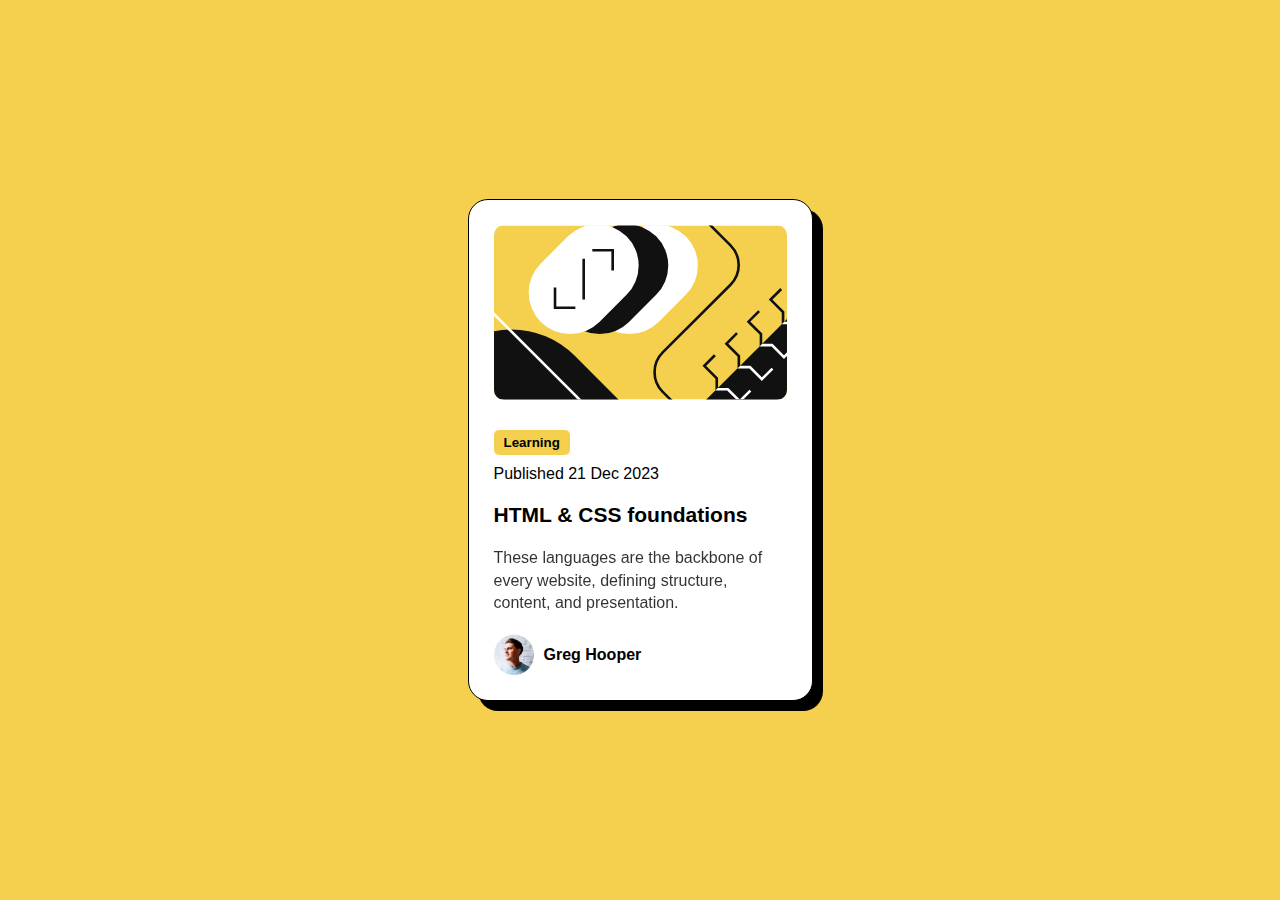
<file: blog-preview-card-main/index.html>
<!DOCTYPE html>
<html lang="en">

<head>
  <meta charset="UTF-8">
  <meta name="viewport" content="width=device-width, initial-scale=1.0">
  <!-- displays site properly based on user's device -->

  <link rel="icon" type="image/png" sizes="32x32" href="./assets/images/favicon-32x32.png">

  <title>Frontend Mentor | Blog preview card</title>
  <link rel="stylesheet" href="./style.css">
</head>

<body>
  <div class="Container">
    <img src="./assets/images/illustration-article.svg" alt="" class="bg">
    <div class="div1">
      <button> Learning</button>
      <p> Published 21 Dec 2023</p>
    </div>
    <h2> HTML & CSS foundations</h2>
    <p class="p2">These languages are the backbone of every website, defining structure, content, and presentation.
    </p>
    <div class="person">
      <img src="./assets/images/image-avatar.webp" alt="">
      <p>Greg Hooper</p>
    </div>
  </div>
</body>

</html>
</file>
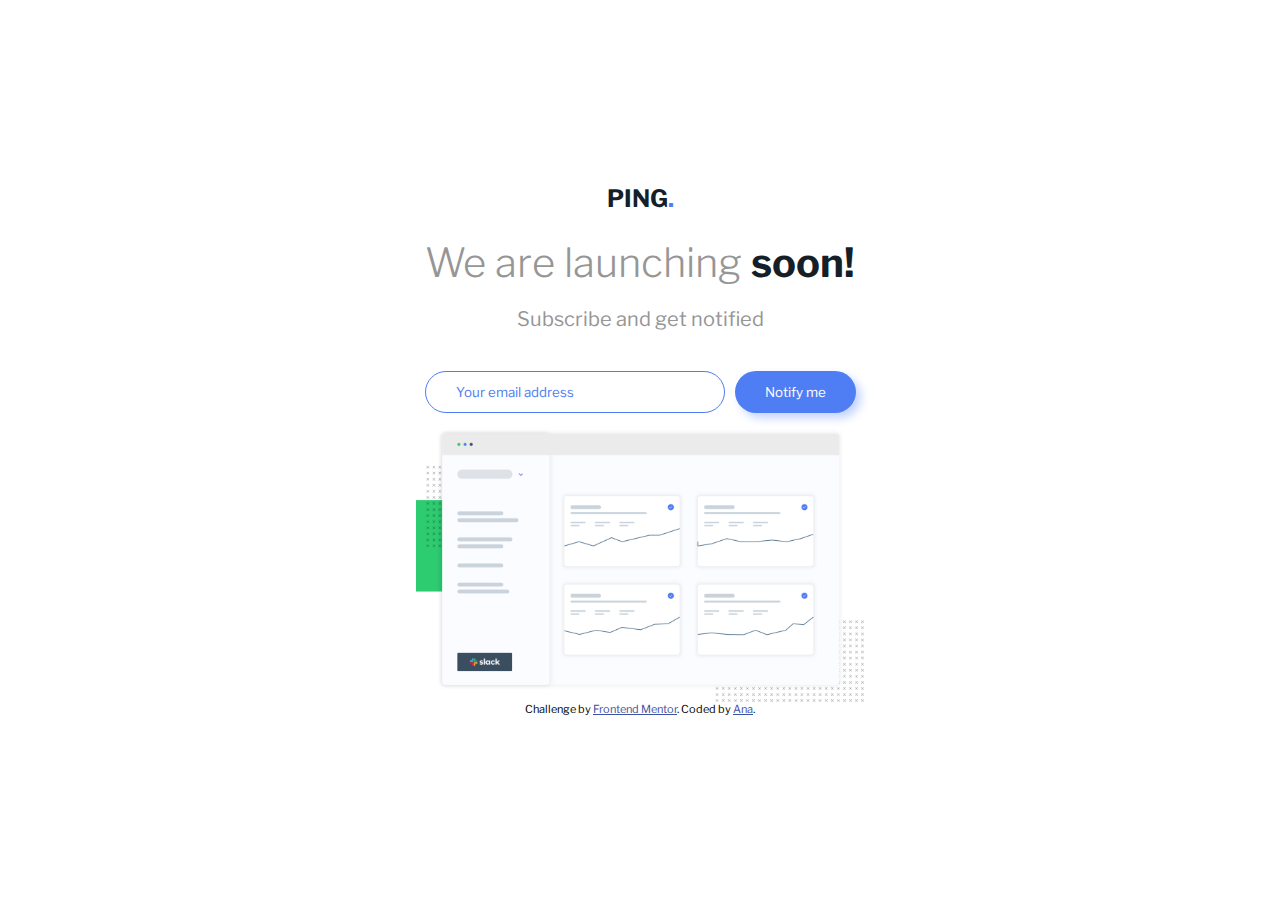
<file: ping-coming-soon-page-master/index.html>
<!DOCTYPE html>
<html lang="en">
<head>
  <meta charset="UTF-8">
  <meta name="viewport" content="width=device-width, initial-scale=1.0"> <!-- displays site properly based on user's device -->

  <link rel="icon" type="image/png" sizes="32x32" href="./images/favicon-32x32.png">
  
  <title>Frontend Mentor | Ping coming soon page</title>

  <!-- Feel free to remove these styles or customise in your own stylesheet 👍 -->
  <style>
    .attribution { font-size: 11px; text-align: center; }
    .attribution a { color: hsl(228, 45%, 44%); }
  </style>
  <link rel="stylesheet" href="./style.css">
</head>
<body>
  <main>
    <h2>PING<span>.</span></h2>
    <h1>We are launching <span>soon!</span></h1>
    <h3>Subscribe and get notified</h3>
    <div class="forButton">
      <form>
        <div>
          <input type="text" placeholder="Your email address" id="input" >
          <p id="ErrorMessage" style="display:none">
          </p>
        </div>
        <button onclick="check()" type="button">Notify me</button>
      </form>
    </div>
    <img src="./images/illustration-dashboard.png" alt="">
  </main>
  <footer>
    <p class="attribution">
      Challenge by <a href="https://www.frontendmentor.io?ref=challenge" target="_blank">Frontend Mentor</a>. 
      Coded by <a href="#">Ana</a>.
    </p>
  </footer>
  <script src="./index.js"></script>
</body>
</html>
</file>
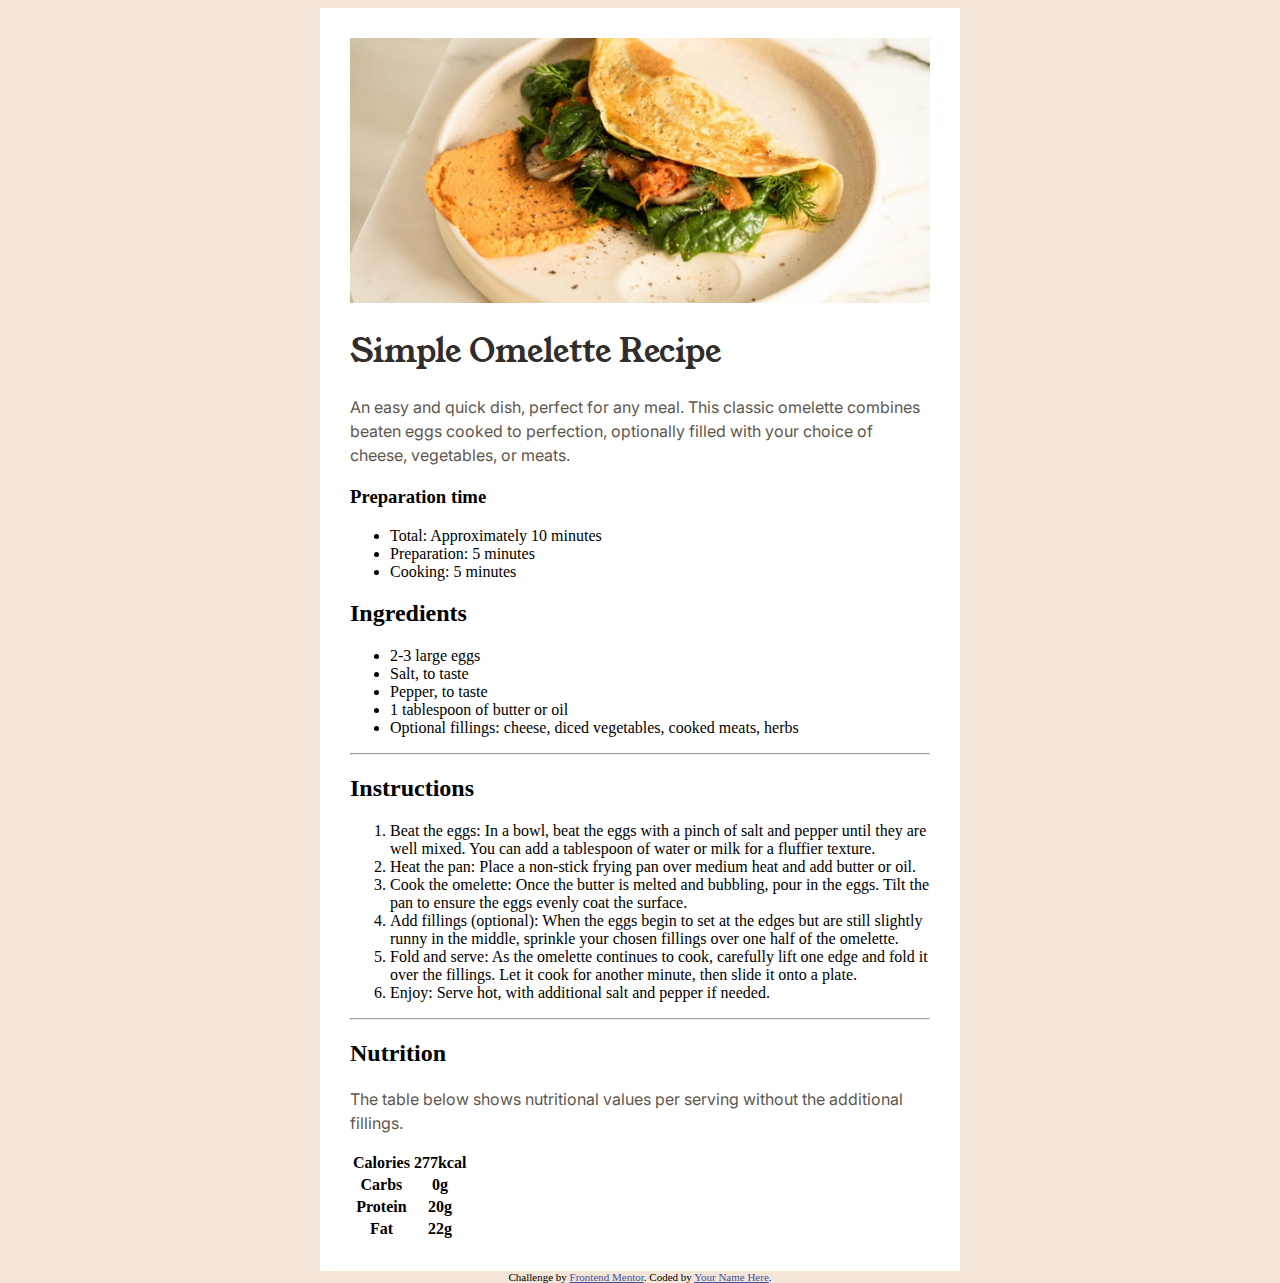
<file: recipe-page-main/index.html>
<!DOCTYPE html>
<html lang="en">
<head>
  <meta charset="UTF-8">
  <meta name="viewport" content="width=device-width, initial-scale=1.0"> <!-- displays site properly based on user's device -->

  <link rel="icon" type="image/png" sizes="32x32" href="./assets/images/favicon-32x32.png">
  <link rel="stylesheet" href="./style.css">
  <title>Frontend Mentor | Recipe page</title>

  <!-- Feel free to remove these styles or customise in your own stylesheet 👍 -->
  <style>
    .attribution { font-size: 11px; text-align: center; }
    .attribution a { color: hsl(228, 45%, 44%); }
  </style>
</head>
<body>
  <div class="card">
    <img src="./assets/images/image-omelette.jpeg" alt="">
    <h1>  Simple Omelette Recipe</h1>
    <p>  An easy and quick dish, perfect for any meal. This classic omelette combines beaten eggs cooked 
      to perfection, optionally filled with your choice of cheese, vegetables, or meats.
    </p>
    <div class="section1">
      <h3>  Preparation time</h3>
      <ul>
        <li><span>Total:</span> Approximately 10 minutes</li>
        <li><span>Preparation:</span> 5 minutes</li>
        <li><span>Cooking: </span>  5 minutes</li>
      </ul>
    </div>
    <div class="section">
      <h2>  Ingredients</h2>
      <ul>
        <li>  2-3 large eggs</li>
        <li>  Salt, to taste</li>
        <li>  Pepper, to taste</li>
        <li>  1 tablespoon of butter or oil</li>
        <li>  Optional fillings: cheese, diced vegetables, cooked meats, herbs</li>
      </ul>
    </div>
    <hr>
    <div class="section">
      <h2>  Instructions</h2>
      <ol>
        <li> <span>Beat the eggs:</span> In a bowl, beat the eggs with a pinch of salt and pepper until they are well mixed. 
          You can add a tablespoon of water or milk for a fluffier texture.</li>
        <li><span> Heat the pan:</span> Place a non-stick frying pan over medium heat and add butter or oil.</li>
        <li><span>  Cook the omelette: </span> Once the butter is melted and bubbling, pour in the eggs. Tilt the pan to ensure 
          the eggs evenly coat the surface.</li>
        <li><span>Add fillings (optional):</span>  When the eggs begin to set at the edges but are still slightly runny in the middle, sprinkle your chosen fillings over one half of the omelette.</li>
        <li><span>Fold and serve:</span>  As the omelette continues to cook, carefully lift one edge and fold it over the fillings. Let it cook for another minute, then slide it onto a plate.</li>
        <li><span>Enjoy:</span> Serve hot, with additional salt and pepper if needed. </li>
      </ol>
      <hr>
    </div>
    <div class="section">
      <h2>  Nutrition</h2>
      <p>  The table below shows nutritional values per serving without the additional fillings.</p>
      <table>
        <tr>
          <th>  Calories</th>
          <th class="text">  277kcal</th>
        </tr>
        <tr>
          <th>  Carbs</th>
          <th class="text">  0g</th>
        </tr>
        <tr>
          <th>  Protein</th>
          <th class="text">  20g</th>
        </tr>
        <tr>
          <th>  Fat</th>
          <th class="text">  22g
          </th>
        </tr>
      </table>
    </div>
  </div>  
  <div class="attribution">
    Challenge by <a href="https://www.frontendmentor.io?ref=challenge" target="_blank">Frontend Mentor</a>. 
    Coded by <a href="#">Your Name Here</a>.
  </div>
</body>
</html>
</file>
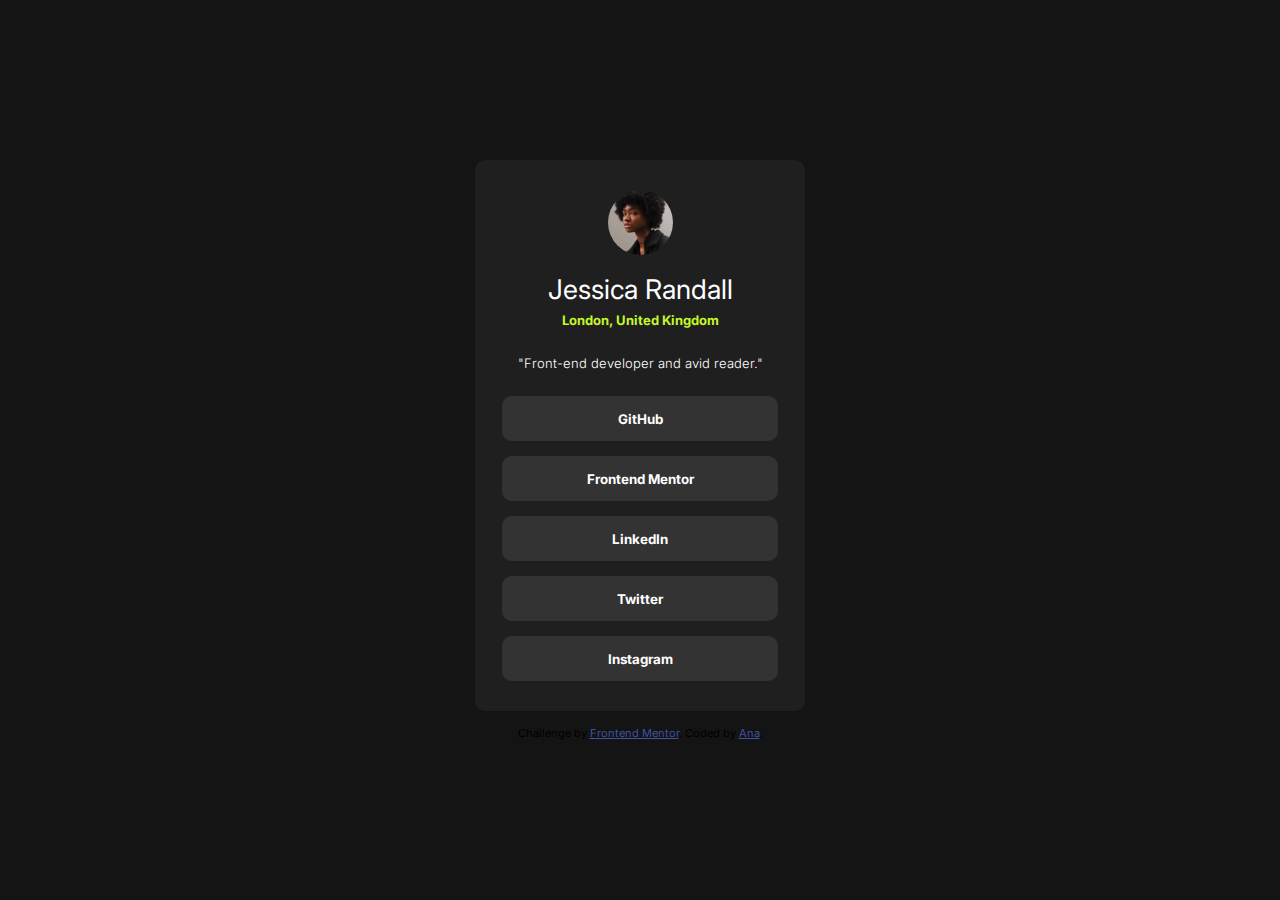
<file: social-links-profile-main/index.html>
<!DOCTYPE html>
<html lang="en">
<head>
  <meta charset="UTF-8">
  <meta name="viewport" content="width=device-width, initial-scale=1.0"> <!-- displays site properly based on user's device -->

  <link rel="icon" type="image/png" sizes="32x32" href="./assets/images/favicon-32x32.png">
  
  <title>Frontend Mentor | Social links profile</title>

  <!-- Feel free to remove these styles or customise in your own stylesheet 👍 -->
  <style>
    .attribution { font-size: 11px; text-align: center; }
    .attribution a { color: hsl(228, 45%, 44%); }
  </style>
  <link rel="stylesheet" href="./style.css">
</head>
<body>
  <div class="card">
    <img src="./assets/images/avatar-jessica.jpeg" alt="">
    <div class="text">
      <h1>Jessica Randall</h1>
      <h2>  London, United Kingdom</h2>
    </div>

    <h3>  "Front-end developer and avid reader."</h3>
    <button>GitHub</button>
    <button>Frontend Mentor</button>
    <button>  LinkedIn</button>
    <button>Twitter</button>
    <button>Instagram</button>
  </div>
  <div class="attribution">
    Challenge by <a href="https://www.frontendmentor.io?ref=challenge" target="_blank">Frontend Mentor</a>. 
    Coded by <a href="#">Ana</a>.
  </div>
</body>
</html>
</file>
<file: blog-preview-card-main/style.css>
:root {
    --Yellow: hsl(47, 88%, 63%);
    --White: hsl(0, 0%, 100%)
}

@import url('https://fonts.googleapis.com/css2?family=Figtree:ital,wght@0,300..900;1,300..900&display=swap');

* {
    margin: 0;
    padding: 0;
    box-sizing: border-box;
    font-family: "Figtree", sans-serif;
}

body {
    height: 100vh;
    display: flex;
    justify-content: center;
    align-items: center;
    background-color: var(--Yellow);
}

.Container {
    display: flex;
    flex-direction: column;
    max-width: 345px;
    align-items: start;
    gap: 20px;
    border: 1px solid black;
    background-color: var(--White);
    border-radius: 20px;
    box-shadow: 10px 10px 0px;
    overflow: hidden;
    padding: 25px
}

.bg {
    width: 100%;
    border-radius: 10px;
}

button {
    background-color: var(--Yellow);
    font-weight: 800;
    padding: 5px 10px;
    border: none;
    border-radius: 5px;
}

.Container .div1 {
    margin-top: 10px;
    display: flex;
    flex-direction: column;
    gap: 10px;
    align-items: start
}

.Container p {
    font-size: 16px;
    font-weight: 500
}

.person {
    display: flex;
    gap: 10px;
    align-items: center;
    flex-direction: row;
}

.person p {
    font-weight: 800;
    font-size: 1rem
}

h2 {
    font-weight: 800;
    font-size: 21px;
    transition:0.5s;
    cursor:pointer
}
h2:hover {
    color: var(--Yellow)
}

.person img {
    width: 40px
}

.p2 {
    opacity: 0.8;
    font-weight:800;
    line-height: 1.4;
}
</file>
<file: ping-coming-soon-page-master/style.css>
@import url('https://fonts.googleapis.com/css2?family=Libre+Franklin:ital,wght@0,100..900;1,100..900&display=swap');
:root{
    --grey: hsl(0, 0%, 59%);
    --darkGrey:  hsl(209, 33%, 12%);
    --blue: hsl(223, 87%, 63%);

}

*{
    margin:0;
    padding:0;
    box-sizing: border-box;
    font-family: "Libre Franklin", sans-serif;
    font-optical-sizing: auto;
    font-style: normal;
}
body{
    display:flex;
    flex-direction: column;
    align-items: center;
    text-align: center;
    justify-content: center;
    height:100vh
}
main{
    display: flex;
    flex-direction: column;
    align-items: center;
}
/* h2 */
h2{
    color: var(--darkGrey)
}
h2 span{
    color: var(--blue)
}

/* h1 */
h1{
    margin-top:25px;
    font-weight: 300;
    color:var(--grey);
    font-size:40px
}
h1 span{
    font-weight: 700;
    color:var(--darkGrey)
}

/* h3 */
h3{
    font-size: 20px;
    color:var(--grey);
    font-weight: 400;
    margin-top:20px
}
/* input */
input{
    border-radius:150px;
    padding: 12px 30px;
    border: 1px solid var(--blue);
    outline: none;
    min-width:300px
}
input::placeholder{
    color:var(--blue)
}
.forButton{
    margin-top:40px;
    display:flex;
    flex-wrap: wrap;
    justify-content: center;
    gap:10px;
    /* min-width:500px; */
    align-items: center;
}
button{
    padding:12px 30px;
    border-radius: 150px;
    border-style: none;
    background-color: var(--blue);
    color:white;
    transition:0.5s;
    cursor:pointer;
    box-shadow:5px 5px 10px hsl(223, 100%, 88%)
}
button:hover{
    background-color:rgb(112, 149, 245) ;
}
/* image */
img{
    width:35%;
    min-width: 365px;
    margin-top:15px;
}
form{
    display:flex;
    gap:10px
}


@media(max-width: 490px){
    h1{
        font-size:28px
    }
    h3{
        font-size:18px
    }
    form{
        flex-direction: column;
        max-width:100%;
        align-items: center;
        justify-content: center;
    }
    .forButton p {
        text-align: center;
    }
    input{
        min-width:280px
    }
    button{
        width:100%;
        margin-top:10px;
        max-width:280px;
    }
    img{
        margin-top: 60px;
        min-width:300px
    }
}
</file>
<file: recipe-page-main/style.css>
@import url('https://fonts.googleapis.com/css2?family=Inter:ital,opsz,wght@0,14..32,100..900;1,14..32,100..900&family=Young+Serif&display=swap');

body{
    height:100vh;
    display:flex;
    /* justify-content: center; */
    align-items: center;
    flex-direction: column;
    background-color:hsl(29, 53%, 90%)
}
.card{
    width:70%;
    min-width:290px;
    max-width:580px;
    background-color: white;
    padding:30px;
}
img{
    width:100%
}
h1{
    font-family: "Young Serif", serif;
    font-weight:500;
    color:hsl(24, 5%, 18%)
}
p{
    font-family: "Inter", sans-serif;
    line-height: 1.5;
    color:hsl(30, 10%, 34%)
}
</file>
<file: social-links-profile-main/style.css>
@import url('https://fonts.googleapis.com/css2?family=Inter:ital,opsz,wght@0,14..32,100..900;1,14..32,100..900&display=swap');
*{
    margin:0;
    padding:0;
    box-sizing: border-box;
    font-family: "Inter", sans-serif;
}
:root{
    --darkGrey: hsl(0, 0%, 8%);
    --Grey:hsl(0, 0%, 12%);
    --lightGrey: hsl(0, 0%, 20%);
    --green:hsl(75, 94%, 57%);
}
body{
    display:flex;
    justify-content: center;
    align-items: center;
    flex-direction: column;
    height:100vh;
    background-color: var(--darkGrey);
    gap:15px
}
.text{
    text-align: center;
}
.card{
    width:80%;
    max-width: 330px;
    min-width:300px;
    padding:30px 20px;
    display:flex;
    flex-direction: column;
    justify-content: center;
    align-items: center;
    gap:15px;
    background-color: var(--Grey);
    border-radius:10px
    /* max-height:450px */
}
h1{
    font-size:27px;
    color:white;
    font-weight:400
}
h2{
    color: var(--green)
}
h2, h3{
    font-size:13px
}
h3{
    color:white;
    font-weight:300;
    margin:10px 0px
}
.text{
    line-height: 1.5;
}
img{
    border-radius:50%;
    width:65px
}
button{
    cursor:pointer;
    width:95%;
    height:45px;
    background-color: var(--lightGrey);
    border-radius:10px;
    border:none;
    color:white;
    font-weight:700;
    transition:0.5s
}
button:hover{
    background-color: var(--darkGrey);
}
button:active{
    background-color: var(--green);
    color:var(--Grey)
}
</file>
